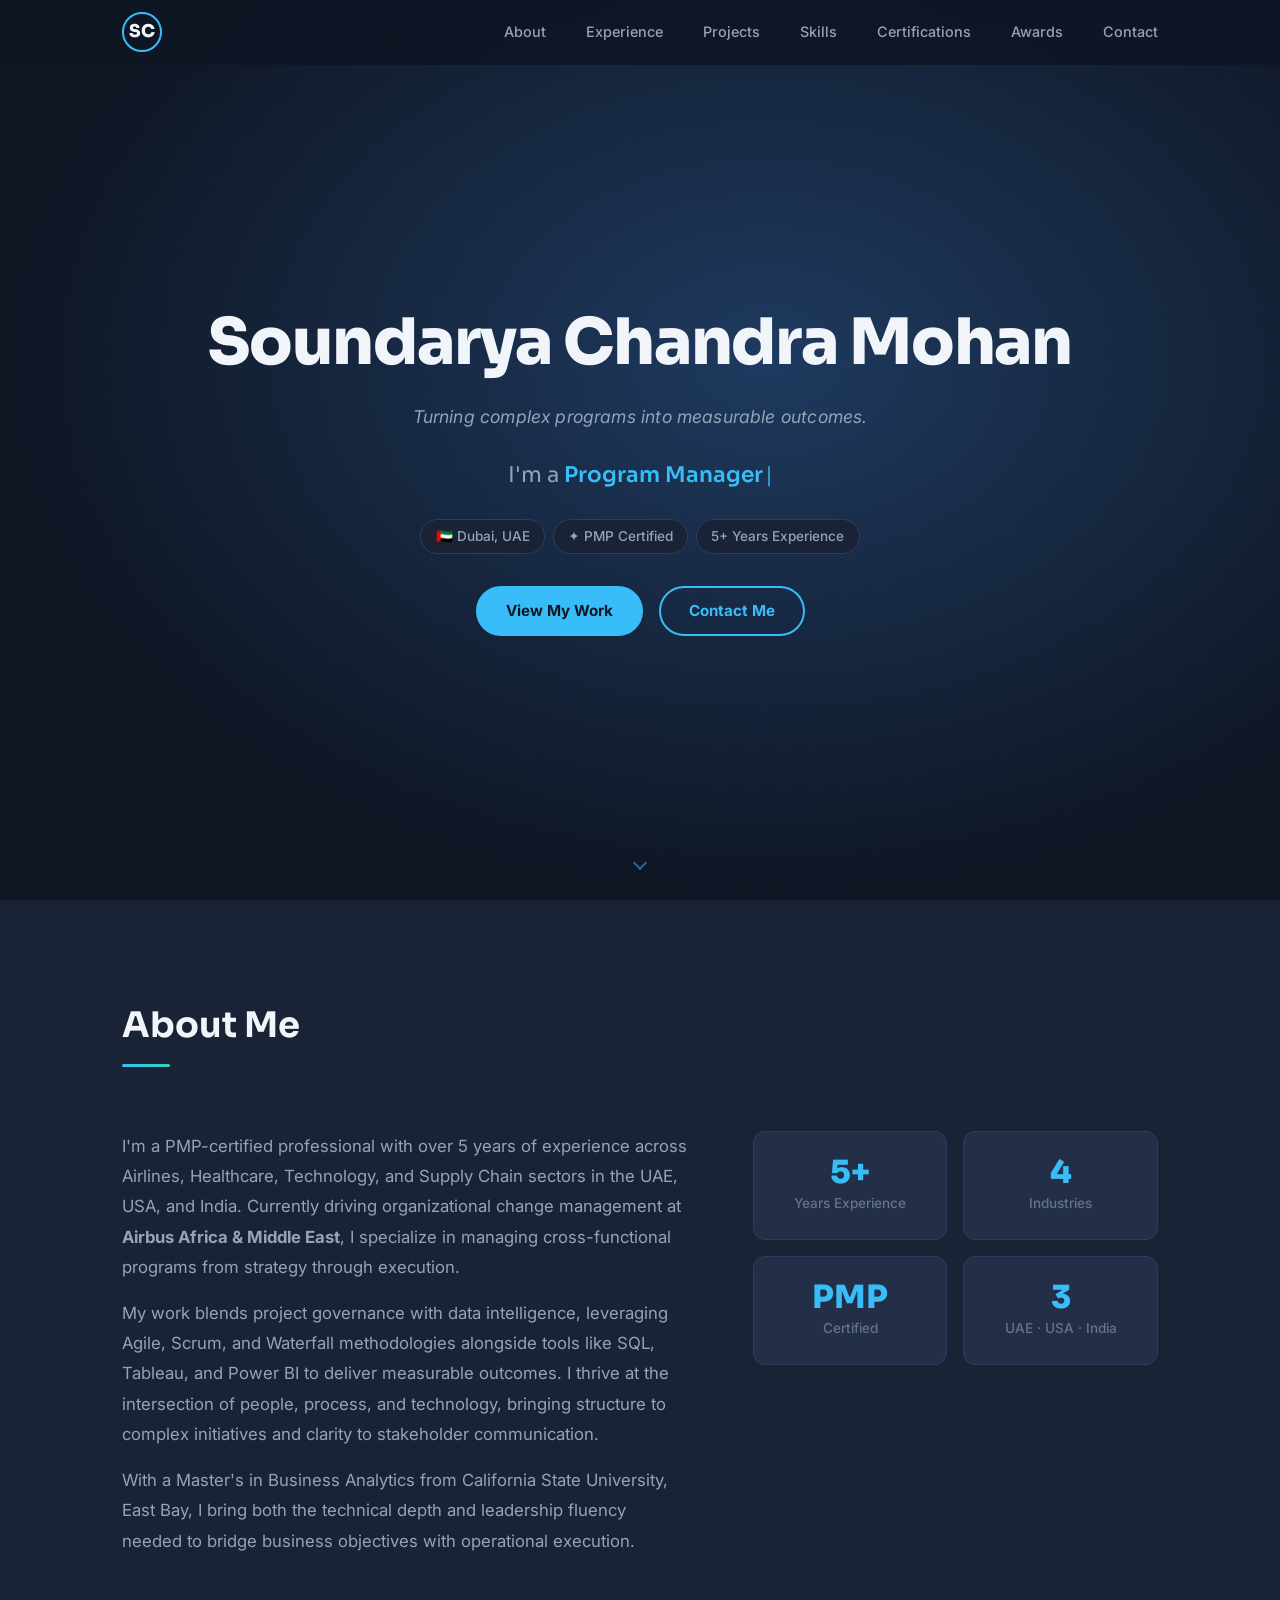
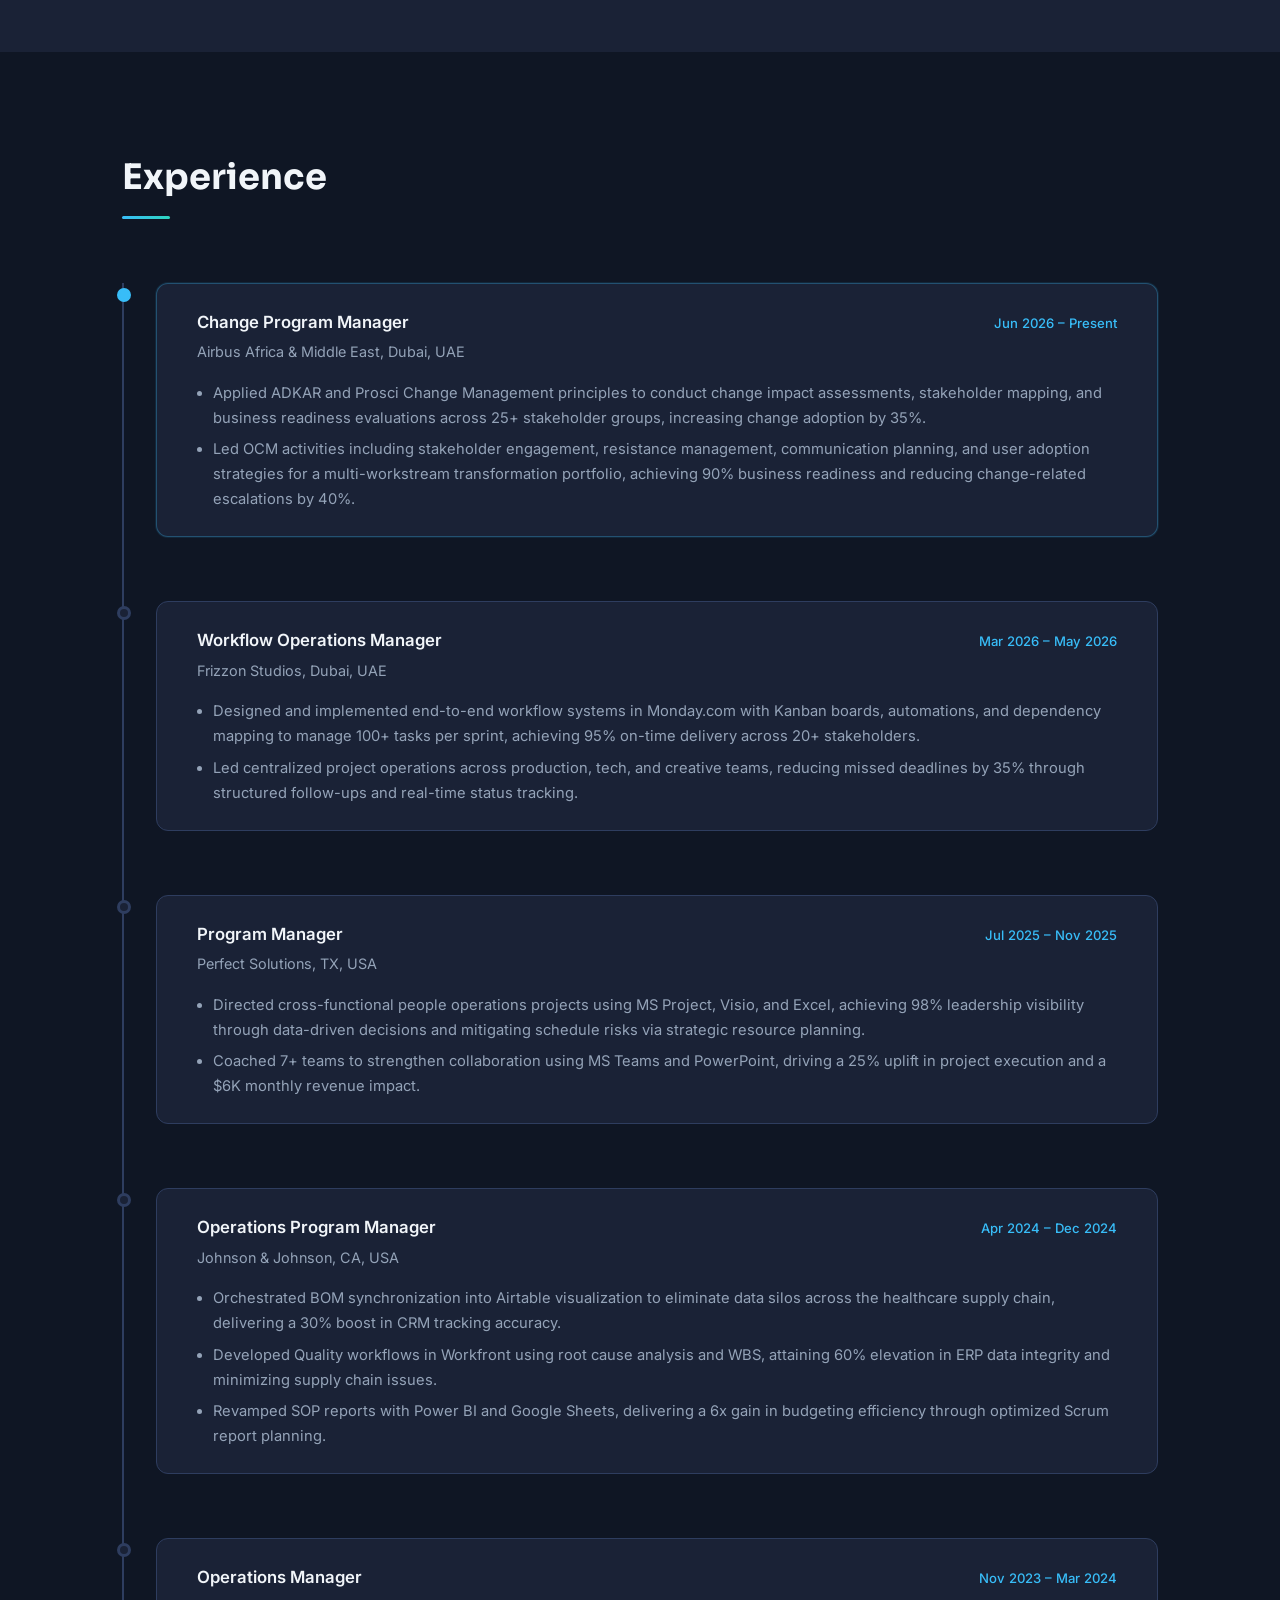
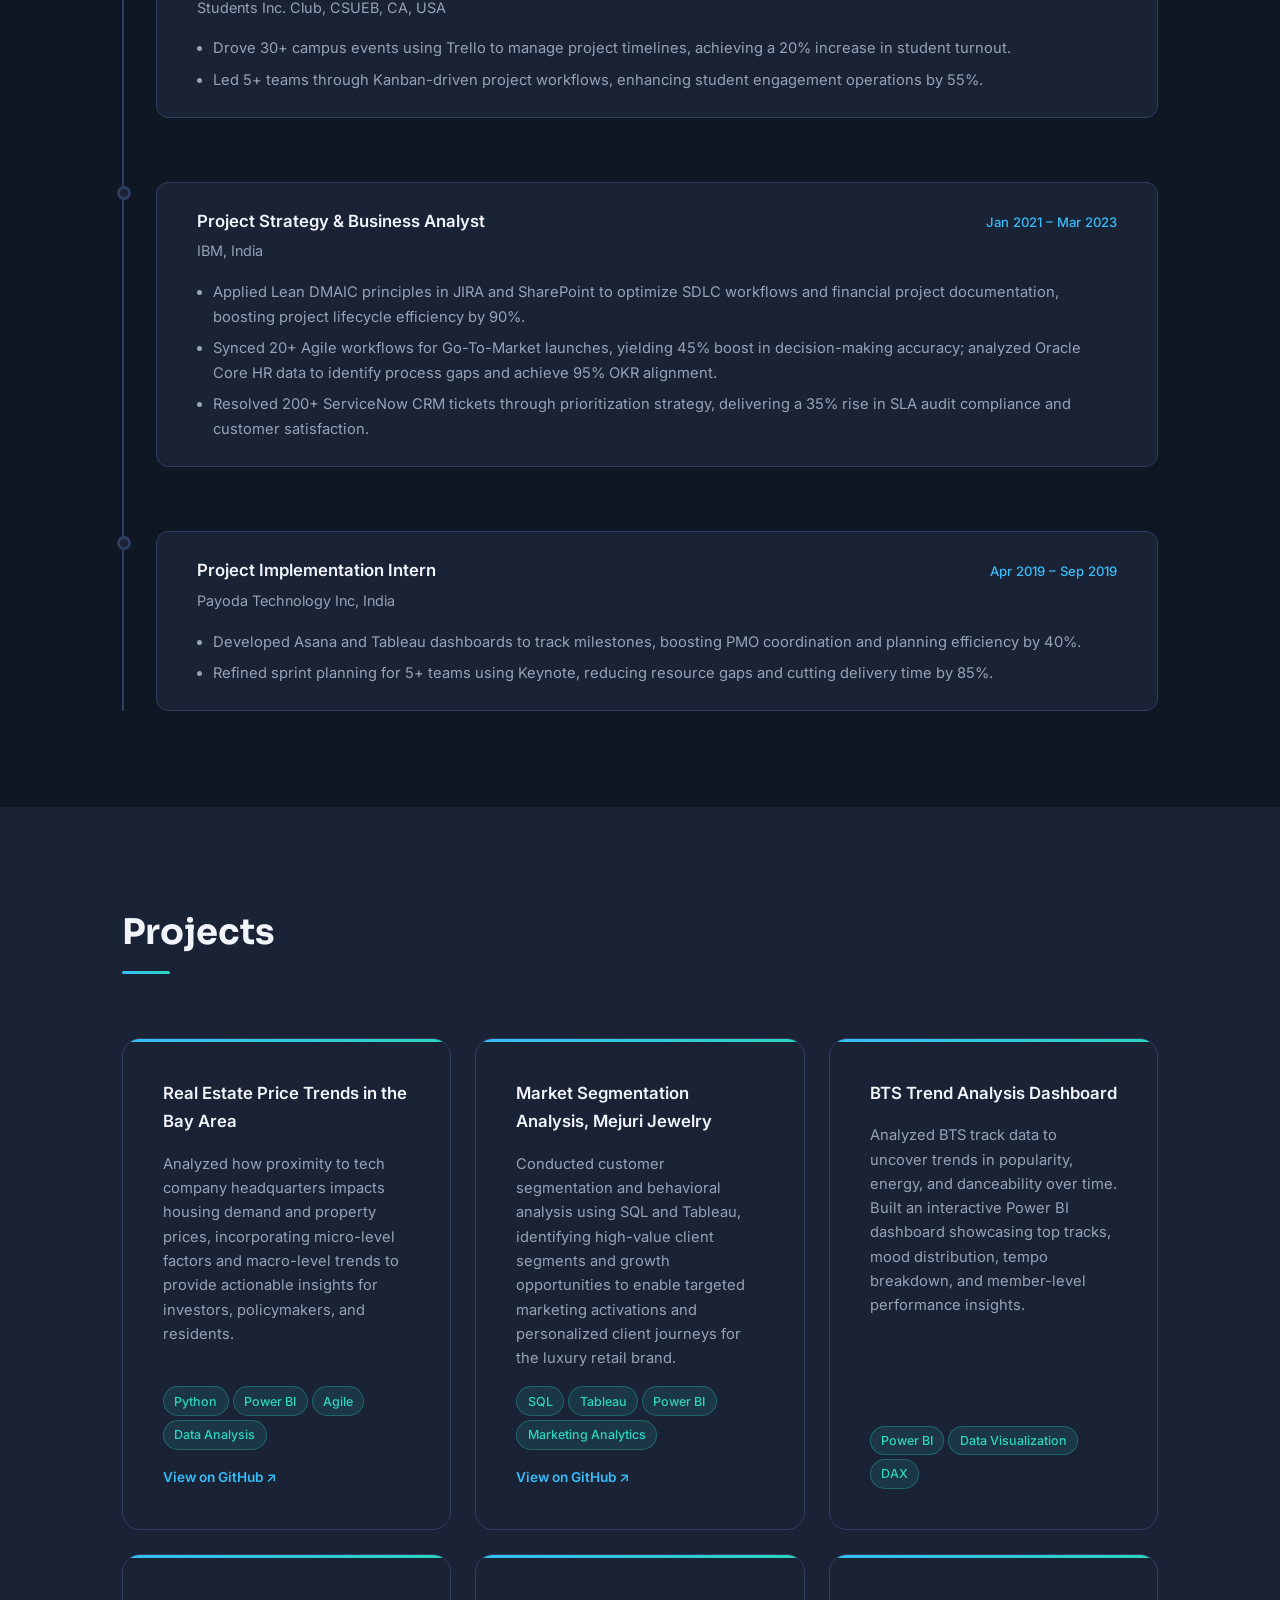
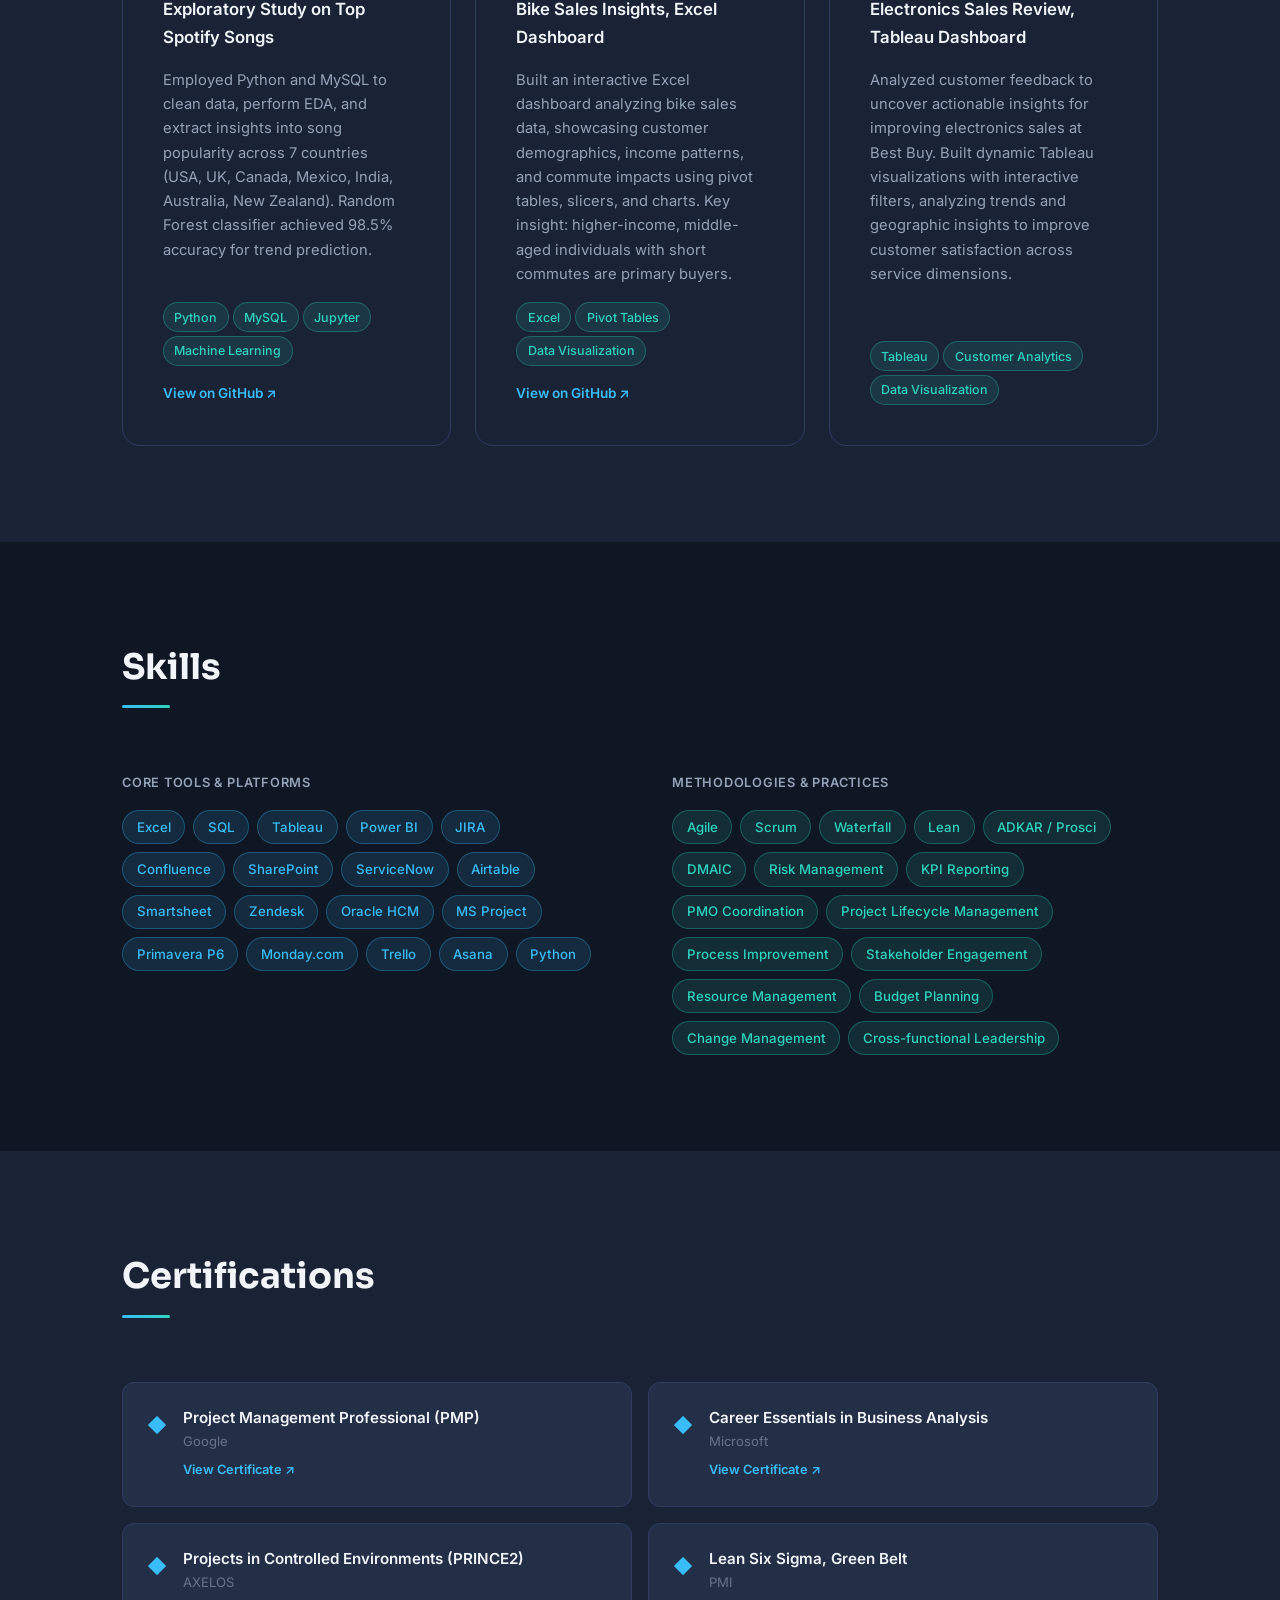
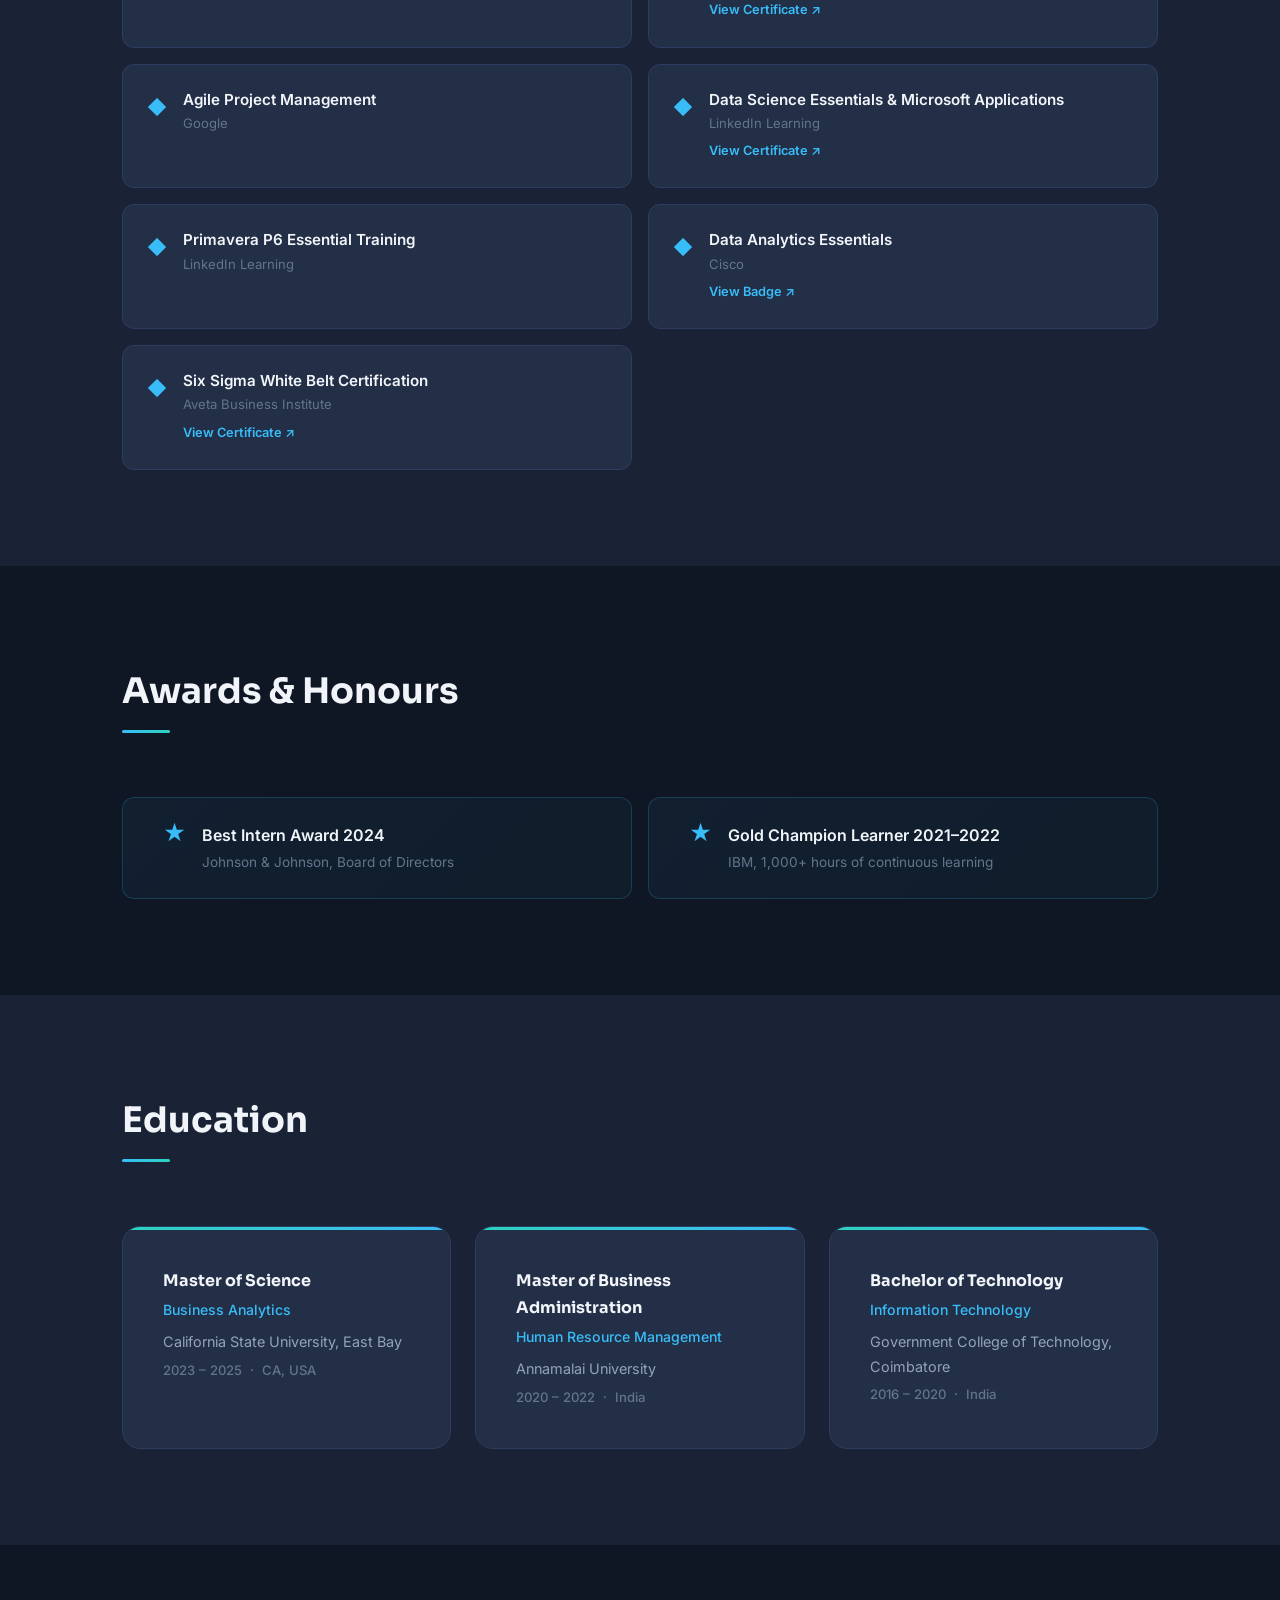
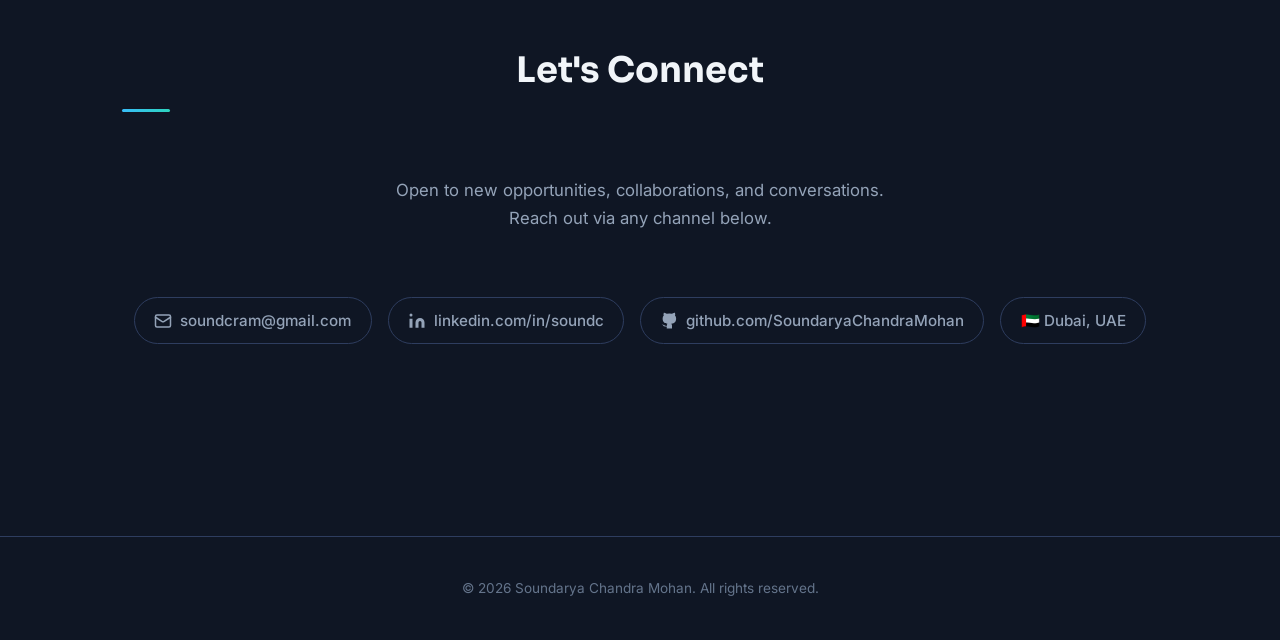
<file: index.html>
<!DOCTYPE html>
<html lang="en">
<head>
  <meta charset="UTF-8">
  <meta name="viewport" content="width=device-width, initial-scale=1.0">
  <meta name="description" content="Soundarya Chandra Mohan, PMP-certified Program Manager and Business Analytics professional with 5+ years across Airlines, Healthcare, Technology, and Supply Chain.">
  <meta property="og:title" content="Soundarya Chandra Mohan | Program Manager &amp; Analytics Professional">
  <meta property="og:description" content="PMP-certified PM with expertise in Agile, Data Analytics, and cross-functional program delivery across the USA and UAE.">
  <meta property="og:type" content="website">
  <meta property="og:url" content="https://soundaryachandramohan.github.io/portfolio/">
  <meta name="twitter:card" content="summary">
  <meta name="twitter:title" content="Soundarya Chandra Mohan | Program Manager &amp; Analytics Professional">
  <meta name="twitter:description" content="PMP-certified PM with expertise in Agile, Data Analytics, and cross-functional program delivery across the USA and UAE.">
  <title>Soundarya Chandra Mohan | Program Manager &amp; Analytics Professional</title>
  <link rel="icon" type="image/svg+xml" href="favicon.svg">
  <link rel="preconnect" href="https://fonts.googleapis.com">
  <link rel="preconnect" href="https://fonts.gstatic.com" crossorigin>
  <link href="https://fonts.googleapis.com/css2?family=Inter:wght@400;500;600;700&family=Sora:wght@600;700;800&display=swap" rel="stylesheet">
  <link rel="stylesheet" href="style.css">
</head>
<body>

  <!-- ============================================================
       NAVIGATION
       ============================================================ -->
  <div id="scroll-progress" aria-hidden="true"></div>
  <nav id="navbar" role="navigation" aria-label="Main navigation">
    <div class="container nav-inner">
      <a href="#hero" class="nav-logo" aria-label="Soundarya Chandra Mohan, home">SC</a>
      <input type="checkbox" id="nav-toggle" class="nav-toggle-input" aria-hidden="true">
      <label for="nav-toggle" class="nav-toggle-label" aria-label="Toggle navigation">
        <span></span><span></span><span></span>
      </label>
      <ul class="nav-links">
        <li><a href="#about">About</a></li>
        <li><a href="#experience">Experience</a></li>
        <li><a href="#projects">Projects</a></li>
        <li><a href="#skills">Skills</a></li>
        <li><a href="#certifications">Certifications</a></li>
        <li><a href="#awards">Awards</a></li>
        <li><a href="#contact">Contact</a></li>
      </ul>
    </div>
  </nav>

  <main>

    <!-- ============================================================
         HERO
         ============================================================ -->
    <section id="hero" aria-label="Introduction">
      <div class="hero-content">
        <h1 class="hero-name">Soundarya Chandra Mohan</h1>
        <p class="hero-tagline">Turning complex programs into measurable outcomes.</p>
        <p class="hero-title">
          <span class="typed-prefix">I'm a&nbsp;</span><span id="typed-text"></span><span class="typed-cursor">|</span>
        </p>
        <div class="hero-meta">
          <span class="hero-pill">🇦🇪 Dubai, UAE</span>
          <span class="hero-pill">✦ PMP Certified</span>
          <span class="hero-pill">5+ Years Experience</span>
        </div>
        <div class="hero-cta">
          <a href="#projects" class="btn btn-primary">View My Work</a>
          <a href="#contact" class="btn btn-outline">Contact Me</a>
        </div>
      </div>
      <div class="scroll-caret" aria-hidden="true">
        <span></span>
      </div>
    </section>

    <!-- ============================================================
         ABOUT
         ============================================================ -->
    <section id="about" class="section section--alt">
      <div class="container">
        <div class="section-header">
          <h2 class="section-title">About Me</h2>
          <div class="section-line"></div>
        </div>
        <div class="about-grid">
          <div class="about-bio fade-in">
            <p>
              I'm a PMP-certified professional with over 5 years of experience across Airlines, Healthcare, Technology, and Supply Chain sectors in the UAE, USA, and India. Currently driving organizational change management at <strong>Airbus Africa &amp; Middle East</strong>, I specialize in managing cross-functional programs from strategy through execution.
            </p>
            <p>
              My work blends project governance with data intelligence, leveraging Agile, Scrum, and Waterfall methodologies alongside tools like SQL, Tableau, and Power BI to deliver measurable outcomes. I thrive at the intersection of people, process, and technology, bringing structure to complex initiatives and clarity to stakeholder communication.
            </p>
            <p>
              With a Master's in Business Analytics from California State University, East Bay, I bring both the technical depth and leadership fluency needed to bridge business objectives with operational execution.
            </p>
          </div>
          <div class="about-stats">
            <div class="stat-card fade-in">
              <div class="stat-number">5+</div>
              <div class="stat-label">Years Experience</div>
            </div>
            <div class="stat-card fade-in">
              <div class="stat-number">4</div>
              <div class="stat-label">Industries</div>
            </div>
            <div class="stat-card fade-in">
              <div class="stat-number">PMP</div>
              <div class="stat-label">Certified</div>
            </div>
            <div class="stat-card fade-in">
              <div class="stat-number">3</div>
              <div class="stat-label">UAE · USA · India</div>
            </div>
          </div>
        </div>
      </div>
    </section>

    <!-- ============================================================
         EXPERIENCE
         ============================================================ -->
    <section id="experience" class="section">
      <div class="container">
        <div class="section-header">
          <h2 class="section-title">Experience</h2>
          <div class="section-line"></div>
        </div>
        <div class="timeline">

          <div class="timeline-item timeline-item--current fade-in">
            <div class="timeline-marker"></div>
            <div class="timeline-content">
              <div class="timeline-header">
                <h3 class="timeline-role">Change Program Manager</h3>
                <span class="timeline-date">Jun 2026 – Present</span>
              </div>
              <p class="timeline-company">Airbus Africa &amp; Middle East, Dubai, UAE</p>
              <ul class="timeline-bullets">
                <li>Applied ADKAR and Prosci Change Management principles to conduct change impact assessments, stakeholder mapping, and business readiness evaluations across 25+ stakeholder groups, increasing change adoption by 35%.</li>
                <li>Led OCM activities including stakeholder engagement, resistance management, communication planning, and user adoption strategies for a multi-workstream transformation portfolio, achieving 90% business readiness and reducing change-related escalations by 40%.</li>
              </ul>
            </div>
          </div>

          <div class="timeline-item fade-in">
            <div class="timeline-marker"></div>
            <div class="timeline-content">
              <div class="timeline-header">
                <h3 class="timeline-role">Workflow Operations Manager</h3>
                <span class="timeline-date">Mar 2026 – May 2026</span>
              </div>
              <p class="timeline-company">Frizzon Studios, Dubai, UAE</p>
              <ul class="timeline-bullets">
                <li>Designed and implemented end-to-end workflow systems in Monday.com with Kanban boards, automations, and dependency mapping to manage 100+ tasks per sprint, achieving 95% on-time delivery across 20+ stakeholders.</li>
                <li>Led centralized project operations across production, tech, and creative teams, reducing missed deadlines by 35% through structured follow-ups and real-time status tracking.</li>
              </ul>
            </div>
          </div>

          <div class="timeline-item fade-in">
            <div class="timeline-marker"></div>
            <div class="timeline-content">
              <div class="timeline-header">
                <h3 class="timeline-role">Program Manager</h3>
                <span class="timeline-date">Jul 2025 – Nov 2025</span>
              </div>
              <p class="timeline-company">Perfect Solutions, TX, USA</p>
              <ul class="timeline-bullets">
                <li>Directed cross-functional people operations projects using MS Project, Visio, and Excel, achieving 98% leadership visibility through data-driven decisions and mitigating schedule risks via strategic resource planning.</li>
                <li>Coached 7+ teams to strengthen collaboration using MS Teams and PowerPoint, driving a 25% uplift in project execution and a $6K monthly revenue impact.</li>
              </ul>
            </div>
          </div>

          <div class="timeline-item fade-in">
            <div class="timeline-marker"></div>
            <div class="timeline-content">
              <div class="timeline-header">
                <h3 class="timeline-role">Operations Program Manager</h3>
                <span class="timeline-date">Apr 2024 – Dec 2024</span>
              </div>
              <p class="timeline-company">Johnson &amp; Johnson, CA, USA</p>
              <ul class="timeline-bullets">
                <li>Orchestrated BOM synchronization into Airtable visualization to eliminate data silos across the healthcare supply chain, delivering a 30% boost in CRM tracking accuracy.</li>
                <li>Developed Quality workflows in Workfront using root cause analysis and WBS, attaining 60% elevation in ERP data integrity and minimizing supply chain issues.</li>
                <li>Revamped SOP reports with Power BI and Google Sheets, delivering a 6x gain in budgeting efficiency through optimized Scrum report planning.</li>
              </ul>
            </div>
          </div>

          <div class="timeline-item fade-in">
            <div class="timeline-marker"></div>
            <div class="timeline-content">
              <div class="timeline-header">
                <h3 class="timeline-role">Operations Manager</h3>
                <span class="timeline-date">Nov 2023 – Mar 2024</span>
              </div>
              <p class="timeline-company">Students Inc. Club, CSUEB, CA, USA</p>
              <ul class="timeline-bullets">
                <li>Drove 30+ campus events using Trello to manage project timelines, achieving a 20% increase in student turnout.</li>
                <li>Led 5+ teams through Kanban-driven project workflows, enhancing student engagement operations by 55%.</li>
              </ul>
            </div>
          </div>

          <div class="timeline-item fade-in">
            <div class="timeline-marker"></div>
            <div class="timeline-content">
              <div class="timeline-header">
                <h3 class="timeline-role">Project Strategy &amp; Business Analyst</h3>
                <span class="timeline-date">Jan 2021 – Mar 2023</span>
              </div>
              <p class="timeline-company">IBM, India</p>
              <ul class="timeline-bullets">
                <li>Applied Lean DMAIC principles in JIRA and SharePoint to optimize SDLC workflows and financial project documentation, boosting project lifecycle efficiency by 90%.</li>
                <li>Synced 20+ Agile workflows for Go-To-Market launches, yielding 45% boost in decision-making accuracy; analyzed Oracle Core HR data to identify process gaps and achieve 95% OKR alignment.</li>
                <li>Resolved 200+ ServiceNow CRM tickets through prioritization strategy, delivering a 35% rise in SLA audit compliance and customer satisfaction.</li>
              </ul>
            </div>
          </div>

          <div class="timeline-item fade-in">
            <div class="timeline-marker"></div>
            <div class="timeline-content">
              <div class="timeline-header">
                <h3 class="timeline-role">Project Implementation Intern</h3>
                <span class="timeline-date">Apr 2019 – Sep 2019</span>
              </div>
              <p class="timeline-company">Payoda Technology Inc, India</p>
              <ul class="timeline-bullets">
                <li>Developed Asana and Tableau dashboards to track milestones, boosting PMO coordination and planning efficiency by 40%.</li>
                <li>Refined sprint planning for 5+ teams using Keynote, reducing resource gaps and cutting delivery time by 85%.</li>
              </ul>
            </div>
          </div>

        </div>
      </div>
    </section>

    <!-- ============================================================
         PROJECTS
         ============================================================ -->
    <section id="projects" class="section section--alt">
      <div class="container">
        <div class="section-header">
          <h2 class="section-title">Projects</h2>
          <div class="section-line"></div>
        </div>
        <div class="projects-grid">

          <article class="project-card fade-in">
            <h3 class="project-title">Real Estate Price Trends in the Bay Area</h3>
            <p class="project-desc">Analyzed how proximity to tech company headquarters impacts housing demand and property prices, incorporating micro-level factors and macro-level trends to provide actionable insights for investors, policymakers, and residents.</p>
            <div class="project-tags">
              <span class="tag">Python</span>
              <span class="tag">Power BI</span>
              <span class="tag">Agile</span>
              <span class="tag">Data Analysis</span>
            </div>
            <a href="https://github.com/SoundaryaChandraMohan/Real-Estate-Price-Trends-in-the-Bay-Area"
               target="_blank" rel="noopener noreferrer"
               class="project-link"
               aria-label="View Real Estate project on GitHub">
              View on GitHub ↗
            </a>
          </article>

          <article class="project-card fade-in">
            <h3 class="project-title">Market Segmentation Analysis, Mejuri Jewelry</h3>
            <p class="project-desc">Conducted customer segmentation and behavioral analysis using SQL and Tableau, identifying high-value client segments and growth opportunities to enable targeted marketing activations and personalized client journeys for the luxury retail brand.</p>
            <div class="project-tags">
              <span class="tag">SQL</span>
              <span class="tag">Tableau</span>
              <span class="tag">Power BI</span>
              <span class="tag">Marketing Analytics</span>
            </div>
            <a href="https://github.com/SoundaryaChandraMohan/MARKETING-SEGMENTATION-ANALYSIS-FOR-MEJURI---JEWELLERY-BRAND"
               target="_blank" rel="noopener noreferrer"
               class="project-link"
               aria-label="View Mejuri project on GitHub">
              View on GitHub ↗
            </a>
          </article>

          <article class="project-card fade-in">
            <h3 class="project-title">BTS Trend Analysis Dashboard</h3>
            <p class="project-desc">Analyzed BTS track data to uncover trends in popularity, energy, and danceability over time. Built an interactive Power BI dashboard showcasing top tracks, mood distribution, tempo breakdown, and member-level performance insights.</p>
            <div class="project-tags">
              <span class="tag">Power BI</span>
              <span class="tag">Data Visualization</span>
              <span class="tag">DAX</span>
            </div>
          </article>

          <article class="project-card fade-in">
            <h3 class="project-title">Exploratory Study on Top Spotify Songs</h3>
            <p class="project-desc">Employed Python and MySQL to clean data, perform EDA, and extract insights into song popularity across 7 countries (USA, UK, Canada, Mexico, India, Australia, New Zealand). Random Forest classifier achieved 98.5% accuracy for trend prediction.</p>
            <div class="project-tags">
              <span class="tag">Python</span>
              <span class="tag">MySQL</span>
              <span class="tag">Jupyter</span>
              <span class="tag">Machine Learning</span>
            </div>
            <a href="https://github.com/SoundaryaChandraMohan/An-Exploratory-Study-on-Top-Spotify-Songs-in-top-7-Countries-using-Python-and-My-SQL"
               target="_blank"
               rel="noopener noreferrer"
               class="project-link"
               aria-label="View Spotify project on GitHub">
              View on GitHub ↗
            </a>
          </article>

          <article class="project-card fade-in">
            <h3 class="project-title">Bike Sales Insights, Excel Dashboard</h3>
            <p class="project-desc">Built an interactive Excel dashboard analyzing bike sales data, showcasing customer demographics, income patterns, and commute impacts using pivot tables, slicers, and charts. Key insight: higher-income, middle-aged individuals with short commutes are primary buyers.</p>
            <div class="project-tags">
              <span class="tag">Excel</span>
              <span class="tag">Pivot Tables</span>
              <span class="tag">Data Visualization</span>
            </div>
            <a href="https://github.com/SoundaryaChandraMohan/Analysis-of-Bike-Sales-Using-Excel-Dashboard"
               target="_blank" rel="noopener noreferrer"
               class="project-link"
               aria-label="View Bike Sales project on GitHub">
              View on GitHub ↗
            </a>
          </article>

          <article class="project-card fade-in">
            <h3 class="project-title">Electronics Sales Review, Tableau Dashboard</h3>
            <p class="project-desc">Analyzed customer feedback to uncover actionable insights for improving electronics sales at Best Buy. Built dynamic Tableau visualizations with interactive filters, analyzing trends and geographic insights to improve customer satisfaction across service dimensions.</p>
            <div class="project-tags">
              <span class="tag">Tableau</span>
              <span class="tag">Customer Analytics</span>
              <span class="tag">Data Visualization</span>
            </div>
          </article>

        </div>
      </div>
    </section>

    <!-- ============================================================
         SKILLS
         ============================================================ -->
    <section id="skills" class="section">
      <div class="container">
        <div class="section-header">
          <h2 class="section-title">Skills</h2>
          <div class="section-line"></div>
        </div>
        <div class="skills-groups">
          <div class="fade-in">
            <p class="skills-group-title">Core Tools &amp; Platforms</p>
            <div class="pills">
              <span class="pill pill--pm">Excel</span>
              <span class="pill pill--pm">SQL</span>
              <span class="pill pill--pm">Tableau</span>
              <span class="pill pill--pm">Power BI</span>
              <span class="pill pill--pm">JIRA</span>
              <span class="pill pill--pm">Confluence</span>
              <span class="pill pill--pm">SharePoint</span>
              <span class="pill pill--pm">ServiceNow</span>
              <span class="pill pill--pm">Airtable</span>
              <span class="pill pill--pm">Smartsheet</span>
              <span class="pill pill--pm">Zendesk</span>
              <span class="pill pill--pm">Oracle HCM</span>
              <span class="pill pill--pm">MS Project</span>
              <span class="pill pill--pm">Primavera P6</span>
              <span class="pill pill--pm">Monday.com</span>
              <span class="pill pill--pm">Trello</span>
              <span class="pill pill--pm">Asana</span>
              <span class="pill pill--pm">Python</span>
            </div>
          </div>
          <div class="fade-in">
            <p class="skills-group-title">Methodologies &amp; Practices</p>
            <div class="pills">
              <span class="pill pill--method">Agile</span>
              <span class="pill pill--method">Scrum</span>
              <span class="pill pill--method">Waterfall</span>
              <span class="pill pill--method">Lean</span>
              <span class="pill pill--method">ADKAR / Prosci</span>
              <span class="pill pill--method">DMAIC</span>
              <span class="pill pill--method">Risk Management</span>
              <span class="pill pill--method">KPI Reporting</span>
              <span class="pill pill--method">PMO Coordination</span>
              <span class="pill pill--method">Project Lifecycle Management</span>
              <span class="pill pill--method">Process Improvement</span>
              <span class="pill pill--method">Stakeholder Engagement</span>
              <span class="pill pill--method">Resource Management</span>
              <span class="pill pill--method">Budget Planning</span>
              <span class="pill pill--method">Change Management</span>
              <span class="pill pill--method">Cross-functional Leadership</span>
            </div>
          </div>
        </div>
      </div>
    </section>

    <!-- ============================================================
         CERTIFICATIONS
         ============================================================ -->
    <section id="certifications" class="section section--alt">
      <div class="container">
        <div class="section-header">
          <h2 class="section-title">Certifications</h2>
          <div class="section-line"></div>
        </div>
        <div class="certs-grid">

          <div class="cert-card fade-in">
            <span class="cert-icon" aria-hidden="true">◆</span>
            <div>
              <p class="cert-name">Project Management Professional (PMP)</p>
              <p class="cert-issuer">Google</p>
              <a href="https://www.coursera.org/account/accomplishments/specialization/Y5UH3H3T84RU" target="_blank" rel="noopener noreferrer" class="cert-link">View Certificate ↗</a>
            </div>
          </div>

          <div class="cert-card fade-in">
            <span class="cert-icon" aria-hidden="true">◆</span>
            <div>
              <p class="cert-name">Career Essentials in Business Analysis</p>
              <p class="cert-issuer">Microsoft</p>
              <a href="https://www.linkedin.com/learning/certificates/62bad63a0c42ec8b43994dba2a2952f5bdeee1c7325da7b6b520de6e02f5b583?accountId=26123450&u=26123450&success=true&authUUID=h%2BJ%2FxY%2FFRqWCJz8rXsiHSg%3D%3D" target="_blank" rel="noopener noreferrer" class="cert-link">View Certificate ↗</a>
            </div>
          </div>

          <div class="cert-card fade-in">
            <span class="cert-icon" aria-hidden="true">◆</span>
            <div>
              <p class="cert-name">Projects in Controlled Environments (PRINCE2)</p>
              <p class="cert-issuer">AXELOS</p>
            </div>
          </div>

          <div class="cert-card fade-in">
            <span class="cert-icon" aria-hidden="true">◆</span>
            <div>
              <p class="cert-name">Lean Six Sigma, Green Belt</p>
              <p class="cert-issuer">PMI</p>
              <a href="https://www.linkedin.com/learning/certificates/335ffb5399a4d3ef966447948955b55a148454b0e179753ae6bc4530760c2455?trk=share_certificate" target="_blank" rel="noopener noreferrer" class="cert-link">View Certificate ↗</a>
            </div>
          </div>

          <div class="cert-card fade-in">
            <span class="cert-icon" aria-hidden="true">◆</span>
            <div>
              <p class="cert-name">Agile Project Management</p>
              <p class="cert-issuer">Google</p>
            </div>
          </div>

          <div class="cert-card fade-in">
            <span class="cert-icon" aria-hidden="true">◆</span>
            <div>
              <p class="cert-name">Data Science Essentials &amp; Microsoft Applications</p>
              <p class="cert-issuer">LinkedIn Learning</p>
              <a href="https://www.linkedin.com/learning/certificates/8c7fcc50bea26390f200a5c505d49c5ea47d497dcdbec9566fe9562a78f21d7e?u=26123450" target="_blank" rel="noopener noreferrer" class="cert-link">View Certificate ↗</a>
            </div>
          </div>

          <div class="cert-card fade-in">
            <span class="cert-icon" aria-hidden="true">◆</span>
            <div>
              <p class="cert-name">Primavera P6 Essential Training</p>
              <p class="cert-issuer">LinkedIn Learning</p>
            </div>
          </div>

          <div class="cert-card fade-in">
            <span class="cert-icon" aria-hidden="true">◆</span>
            <div>
              <p class="cert-name">Data Analytics Essentials</p>
              <p class="cert-issuer">Cisco</p>
              <a href="https://www.credly.com/badges/139ed234-4977-4487-9bf4-db9a10ee26ea/linked_in_profile" target="_blank" rel="noopener noreferrer" class="cert-link">View Badge ↗</a>
            </div>
          </div>

          <div class="cert-card fade-in">
            <span class="cert-icon" aria-hidden="true">◆</span>
            <div>
              <p class="cert-name">Six Sigma White Belt Certification</p>
              <p class="cert-issuer">Aveta Business Institute</p>
              <a href="https://dashboard.educate360.com/certification/[base64]" target="_blank" rel="noopener noreferrer" class="cert-link">View Certificate ↗</a>
            </div>
          </div>

        </div>
      </div>
    </section>

    <!-- ============================================================
         AWARDS
         ============================================================ -->
    <section id="awards" class="section">
      <div class="container">
        <div class="section-header">
          <h2 class="section-title">Awards &amp; Honours</h2>
          <div class="section-line"></div>
        </div>
        <div class="awards-grid">
          <div class="award-card fade-in">
            <span class="award-star" aria-hidden="true">★</span>
            <div>
              <p class="award-name">Best Intern Award 2024</p>
              <p class="award-org">Johnson &amp; Johnson, Board of Directors</p>
            </div>
          </div>
          <div class="award-card fade-in">
            <span class="award-star" aria-hidden="true">★</span>
            <div>
              <p class="award-name">Gold Champion Learner 2021–2022</p>
              <p class="award-org">IBM, 1,000+ hours of continuous learning</p>
            </div>
          </div>
        </div>
      </div>
    </section>

    <!-- ============================================================
         EDUCATION
         ============================================================ -->
    <section id="education" class="section section--alt">
      <div class="container">
        <div class="section-header">
          <h2 class="section-title">Education</h2>
          <div class="section-line"></div>
        </div>
        <div class="edu-grid">

          <div class="edu-card fade-in">
            <p class="edu-degree">Master of Science</p>
            <p class="edu-field">Business Analytics</p>
            <p class="edu-school">California State University, East Bay</p>
            <p class="edu-year">2023 – 2025 &nbsp;·&nbsp; CA, USA</p>
          </div>

          <div class="edu-card fade-in">
            <p class="edu-degree">Master of Business Administration</p>
            <p class="edu-field">Human Resource Management</p>
            <p class="edu-school">Annamalai University</p>
            <p class="edu-year">2020 – 2022 &nbsp;·&nbsp; India</p>
          </div>

          <div class="edu-card fade-in">
            <p class="edu-degree">Bachelor of Technology</p>
            <p class="edu-field">Information Technology</p>
            <p class="edu-school">Government College of Technology, Coimbatore</p>
            <p class="edu-year">2016 – 2020 &nbsp;·&nbsp; India</p>
          </div>

        </div>
      </div>
    </section>

    <!-- ============================================================
         CONTACT
         ============================================================ -->
    <section id="contact" class="section">
      <div class="container">
        <div class="section-header">
          <h2 class="section-title">Let's Connect</h2>
          <div class="section-line"></div>
        </div>
        <p class="contact-subtitle">
          Open to new opportunities, collaborations, and conversations. Reach out via any channel below.
        </p>
        <div class="contact-links">

          <a href="mailto:soundcram@gmail.com" class="contact-link" aria-label="Email Soundarya">
            <svg width="18" height="18" viewBox="0 0 24 24" fill="none" stroke="currentColor" stroke-width="2" stroke-linecap="round" stroke-linejoin="round" aria-hidden="true"><rect x="2" y="4" width="20" height="16" rx="2"/><path d="m22 7-8.97 5.7a1.94 1.94 0 0 1-2.06 0L2 7"/></svg>
            soundcram@gmail.com
          </a>

          <a href="https://www.linkedin.com/in/soundc/" target="_blank" rel="noopener noreferrer" class="contact-link" aria-label="Connect on LinkedIn">
            <svg width="18" height="18" viewBox="0 0 24 24" fill="currentColor" aria-hidden="true"><path d="M16 8a6 6 0 0 1 6 6v7h-4v-7a2 2 0 0 0-2-2 2 2 0 0 0-2 2v7h-4v-7a6 6 0 0 1 6-6z"/><rect x="2" y="9" width="4" height="12"/><circle cx="4" cy="4" r="2"/></svg>
            linkedin.com/in/soundc
          </a>

          <a href="https://github.com/SoundaryaChandraMohan" target="_blank" rel="noopener noreferrer" class="contact-link" aria-label="View GitHub profile">
            <svg width="18" height="18" viewBox="0 0 24 24" fill="currentColor" aria-hidden="true"><path d="M9 19c-5 1.5-5-2.5-7-3m14 6v-3.87a3.37 3.37 0 0 0-.94-2.61c3.14-.35 6.44-1.54 6.44-7A5.44 5.44 0 0 0 20 4.77 5.07 5.07 0 0 0 19.91 1S18.73.65 16 2.48a13.38 13.38 0 0 0-7 0C6.27.65 5.09 1 5.09 1A5.07 5.07 0 0 0 5 4.77a5.44 5.44 0 0 0-1.5 3.78c0 5.42 3.3 6.61 6.44 7A3.37 3.37 0 0 0 9 18.13V22"/></svg>
            github.com/SoundaryaChandraMohan
          </a>

<span class="contact-link location-pill">
            🇦🇪
            Dubai, UAE
          </span>

        </div>
      </div>
    </section>

  </main>

  <!-- ============================================================
       FOOTER
       ============================================================ -->
  <footer>
    <div class="container">
      <p class="footer-text">&copy; 2026 Soundarya Chandra Mohan. All rights reserved.</p>
    </div>
  </footer>

  <script>
    // Navbar scroll shadow + progress bar
    var progressBar = document.getElementById('scroll-progress');
    window.addEventListener('scroll', function() {
      document.getElementById('navbar').classList.toggle('scrolled', window.scrollY > 60);
      var scrolled = window.scrollY / (document.documentElement.scrollHeight - window.innerHeight) * 100;
      progressBar.style.width = scrolled + '%';
    }, { passive: true });

    // Scroll-fade for cards and timeline items
    var observer = new IntersectionObserver(function(entries) {
      entries.forEach(function(e) {
        if (e.isIntersecting) e.target.classList.add('visible');
      });
    }, { threshold: 0.08 });
    document.querySelectorAll('.fade-in').forEach(function(el) { observer.observe(el); });

    // Active nav link highlight
    var sections = document.querySelectorAll('main section[id]');
    var navLinks = document.querySelectorAll('.nav-links a');
    var navObserver = new IntersectionObserver(function(entries) {
      entries.forEach(function(e) {
        if (e.isIntersecting) {
          navLinks.forEach(function(a) { a.classList.remove('active'); });
          var active = document.querySelector('.nav-links a[href="#' + e.target.id + '"]');
          if (active) active.classList.add('active');
        }
      });
    }, { rootMargin: '-50% 0px -50% 0px' });
    sections.forEach(function(s) { navObserver.observe(s); });

    // Typewriter effect
    var roles = ['Program Manager', 'Change Leader', 'Project Manager', 'Analytics Professional', 'PMO Strategist'];
    var roleIndex = 0, charIndex = 0, deleting = false;
    var typedEl = document.getElementById('typed-text');
    function type() {
      var current = roles[roleIndex];
      if (deleting) {
        charIndex--;
        typedEl.textContent = current.slice(0, charIndex);
        if (charIndex === 0) { deleting = false; roleIndex = (roleIndex + 1) % roles.length; setTimeout(type, 400); return; }
        setTimeout(type, 55);
      } else {
        charIndex++;
        typedEl.textContent = current.slice(0, charIndex);
        if (charIndex === current.length) { deleting = true; setTimeout(type, 1800); return; }
        setTimeout(type, 90);
      }
    }
    setTimeout(type, 800);
  </script>

</body>
</html>
</file>
<file: style.css>
/* ============================================================
   CUSTOM PROPERTIES
   ============================================================ */
:root {
  /* Colors */
  --color-bg:          #0F1624;
  --color-surface:     #1A2236;
  --color-surface-alt: #232E47;
  --color-border:      #2E3D5F;
  --color-accent:      #38BDF8;
  --color-teal:        #2DD4BF;
  --color-text-primary:   #F1F5F9;
  --color-text-secondary: #94A3B8;
  --color-text-muted:     #64748B;

  /* Badge backgrounds */
  --color-badge-pm:          rgba(56, 189, 248, 0.12);
  --color-badge-data:        rgba(45, 212, 191, 0.12);
  --color-badge-border-pm:   rgba(56, 189, 248, 0.30);
  --color-badge-border-data: rgba(45, 212, 191, 0.30);

  /* Typography */
  --font-display: 'Sora', system-ui, sans-serif;
  --font-body:    'Inter', system-ui, sans-serif;

  /* Spacing */
  --space-xs:  0.25rem;
  --space-sm:  0.5rem;
  --space-md:  1rem;
  --space-lg:  1.5rem;
  --space-xl:  2.5rem;
  --space-2xl: 4rem;
  --space-3xl: 6rem;

  /* Layout */
  --container-max: 1100px;
  --container-pad: clamp(1rem, 5vw, 2rem);

  /* Border radius */
  --radius-sm:   6px;
  --radius-md:   12px;
  --radius-lg:   18px;
  --radius-pill: 999px;

  /* Transitions */
  --transition-fast: 150ms ease;
  --transition-base: 250ms ease;
  --transition-slow: 400ms ease;

  /* Shadows */
  --shadow-card:       0 4px 24px rgba(0, 0, 0, 0.30);
  --shadow-card-hover: 0 8px 40px rgba(56, 189, 248, 0.12);
}

/* ============================================================
   RESET & BASE
   ============================================================ */
*, *::before, *::after {
  box-sizing: border-box;
  margin: 0;
  padding: 0;
}

html {
  scroll-behavior: smooth;
  font-size: 16px;
  scroll-padding-top: 72px;
}

body {
  font-family: var(--font-body);
  background-color: var(--color-bg);
  color: var(--color-text-primary);
  line-height: 1.7;
  overflow-x: hidden;
}

a {
  color: var(--color-accent);
  text-decoration: none;
  transition: color var(--transition-fast);
}

a:hover { color: var(--color-teal); }

ul { list-style: none; }

img { max-width: 100%; display: block; }

:focus-visible {
  outline: 2px solid var(--color-accent);
  outline-offset: 3px;
  border-radius: var(--radius-sm);
}
:focus:not(:focus-visible) { outline: none; }

/* ============================================================
   LAYOUT UTILITIES
   ============================================================ */
.container {
  max-width: var(--container-max);
  margin: 0 auto;
  padding: 0 var(--container-pad);
}

.section {
  padding: var(--space-3xl) 0;
}

.section--alt {
  background: var(--color-surface);
}

.section-header {
  margin-bottom: var(--space-2xl);
}

.section-title {
  font-family: var(--font-display);
  font-weight: 700;
  font-size: clamp(1.6rem, 3vw, 2.2rem);
  color: var(--color-text-primary);
  margin-bottom: var(--space-sm);
}

.section-line {
  height: 3px;
  width: 48px;
  background: linear-gradient(90deg, var(--color-accent), var(--color-teal));
  border-radius: var(--radius-pill);
}

/* ============================================================
   SCROLL FADE ANIMATION
   ============================================================ */
.fade-in {
  opacity: 0;
  transform: translateY(24px);
  transition: opacity 0.55s ease, transform 0.55s ease;
}

.fade-in.visible {
  opacity: 1;
  transform: none;
}

/* ============================================================
   SCROLL PROGRESS BAR
   ============================================================ */
#scroll-progress {
  position: fixed;
  top: 0;
  left: 0;
  height: 3px;
  width: 0%;
  background: linear-gradient(90deg, var(--color-accent), var(--color-teal));
  z-index: 1001;
  transition: width 0.1s linear;
}

/* ============================================================
   NAVIGATION
   ============================================================ */
#navbar {
  position: fixed;
  top: 0;
  left: 0;
  width: 100%;
  z-index: 1000;
  background: rgba(15, 22, 36, 0.90);
  backdrop-filter: blur(12px);
  -webkit-backdrop-filter: blur(12px);
  border-bottom: 1px solid transparent;
  transition: border-color var(--transition-base);
}

#navbar.scrolled {
  border-bottom-color: var(--color-border);
}

.nav-inner {
  display: flex;
  align-items: center;
  justify-content: space-between;
  height: 64px;
}

.nav-logo {
  font-family: var(--font-display);
  font-weight: 800;
  font-size: 1.1rem;
  color: var(--color-text-primary);
  width: 40px;
  height: 40px;
  display: flex;
  align-items: center;
  justify-content: center;
  border: 2px solid var(--color-accent);
  border-radius: 50%;
  flex-shrink: 0;
}

.nav-logo:hover { color: var(--color-accent); }

.nav-links {
  display: flex;
  align-items: center;
  gap: var(--space-xl);
}

.nav-links a {
  font-size: 0.9rem;
  font-weight: 500;
  color: var(--color-text-secondary);
  transition: color var(--transition-fast);
}

.nav-links a:hover { color: var(--color-accent); }
.nav-links a.active  { color: var(--color-accent); }

/* Hamburger */
.nav-toggle-input {
  display: none;
}

.nav-toggle-label {
  display: none;
  flex-direction: column;
  gap: 5px;
  cursor: pointer;
  padding: 4px;
}

.nav-toggle-label span {
  display: block;
  width: 24px;
  height: 2px;
  background: var(--color-text-secondary);
  border-radius: 2px;
  transition: all var(--transition-base);
}

/* ============================================================
   HERO
   ============================================================ */
#hero {
  position: relative;
  min-height: 100svh;
  display: flex;
  align-items: center;
  justify-content: center;
  text-align: center;
  overflow: hidden;
  background: radial-gradient(ellipse at 60% 40%, #1E3A5F 0%, #0F1624 70%);
}

#hero::before {
  content: '';
  position: absolute;
  inset: 0;
  background-image: radial-gradient(circle, #2E3D5F 1px, transparent 1px);
  background-size: 32px 32px;
  opacity: 0.35;
  pointer-events: none;
}

.hero-content {
  position: relative;
  z-index: 1;
  display: flex;
  flex-direction: column;
  align-items: center;
  gap: var(--space-lg);
  padding: 140px var(--container-pad) var(--space-3xl);
}

.hero-name {
  font-family: var(--font-display);
  font-weight: 800;
  font-size: clamp(2.2rem, 6vw, 4rem);
  line-height: 1.1;
  letter-spacing: -0.02em;
}

.hero-tagline {
  font-size: clamp(0.95rem, 2vw, 1.1rem);
  color: var(--color-text-secondary);
  font-style: italic;
  letter-spacing: 0.01em;
}

.hero-title {
  font-family: var(--font-display);
  font-weight: 600;
  font-size: clamp(1rem, 2.5vw, 1.35rem);
  color: var(--color-accent);
  min-height: 1.8em;
  display: flex;
  align-items: center;
  justify-content: center;
  gap: 0;
}

.typed-prefix {
  color: var(--color-text-secondary);
  font-weight: 400;
}

.typed-cursor {
  display: inline-block;
  color: var(--color-accent);
  font-weight: 300;
  margin-left: 2px;
  animation: blink 1s step-end infinite;
}

@keyframes blink {
  0%, 100% { opacity: 1; }
  50%       { opacity: 0; }
}

.hero-meta {
  display: flex;
  flex-wrap: wrap;
  justify-content: center;
  gap: var(--space-sm);
}

.hero-pill {
  font-size: 0.85rem;
  font-weight: 500;
  color: var(--color-text-secondary);
  background: var(--color-surface);
  border: 1px solid var(--color-border);
  border-radius: var(--radius-pill);
  padding: 0.3rem 0.9rem;
}

.hero-cta {
  display: flex;
  flex-wrap: wrap;
  justify-content: center;
  gap: var(--space-md);
  margin-top: var(--space-sm);
}

.btn {
  display: inline-flex;
  align-items: center;
  font-family: var(--font-body);
  font-size: 0.95rem;
  font-weight: 700;
  border-radius: var(--radius-pill);
  padding: 0.65rem 1.75rem;
  cursor: pointer;
  transition: all var(--transition-base);
  border: 2px solid transparent;
  text-decoration: none;
}

.btn-primary {
  background: var(--color-accent);
  color: #0F1624;
  border-color: var(--color-accent);
}

.btn-primary:hover {
  background: var(--color-teal);
  border-color: var(--color-teal);
  color: #0F1624;
  box-shadow: 0 0 20px rgba(56, 189, 248, 0.35);
}

.btn-outline {
  background: transparent;
  color: var(--color-accent);
  border-color: var(--color-accent);
}

.btn-outline:hover {
  background: rgba(56, 189, 248, 0.10);
  box-shadow: 0 0 16px rgba(56, 189, 248, 0.20);
}

.scroll-caret {
  position: absolute;
  bottom: 2rem;
  left: 50%;
  transform: translateX(-50%);
  display: flex;
  flex-direction: column;
  align-items: center;
  gap: 4px;
  opacity: 0.5;
  animation: bounce 2s infinite;
}

.scroll-caret span {
  display: block;
  width: 10px;
  height: 10px;
  border-right: 2px solid var(--color-accent);
  border-bottom: 2px solid var(--color-accent);
  transform: rotate(45deg);
}

@keyframes bounce {
  0%, 100% { transform: translateX(-50%) translateY(0); }
  50%       { transform: translateX(-50%) translateY(8px); }
}

/* ============================================================
   ABOUT
   ============================================================ */
.about-grid {
  display: grid;
  grid-template-columns: 1fr;
  gap: var(--space-2xl);
  align-items: start;
}

.about-bio p {
  font-size: 1.05rem;
  color: var(--color-text-secondary);
  line-height: 1.8;
}

.about-bio p + p {
  margin-top: var(--space-md);
}

.about-stats {
  display: grid;
  grid-template-columns: 1fr 1fr;
  gap: var(--space-md);
}

.stat-card {
  background: var(--color-surface-alt);
  border: 1px solid var(--color-border);
  border-radius: var(--radius-md);
  padding: var(--space-lg);
  text-align: center;
}

.stat-number {
  font-family: var(--font-display);
  font-weight: 800;
  font-size: 2rem;
  color: var(--color-accent);
  line-height: 1;
  margin-bottom: var(--space-xs);
}

.stat-label {
  font-size: 0.85rem;
  color: var(--color-text-muted);
  font-weight: 500;
}

/* ============================================================
   EXPERIENCE TIMELINE
   ============================================================ */
.timeline {
  position: relative;
  padding-left: 2rem;
  border-left: 2px solid var(--color-border);
}

.timeline-item {
  position: relative;
  padding-bottom: var(--space-2xl);
}

.timeline-item:last-child {
  padding-bottom: 0;
}

.timeline-marker {
  position: absolute;
  left: -2.45rem;
  top: 0.3rem;
  width: 14px;
  height: 14px;
  border-radius: 50%;
  background: var(--color-surface);
  border: 3px solid var(--color-border);
  transition: border-color var(--transition-base);
}

.timeline-item--current .timeline-marker {
  background: var(--color-accent);
  border-color: var(--color-accent);
  animation: pulse-dot 2.5s infinite;
}

@keyframes pulse-dot {
  0%, 100% { box-shadow: 0 0 0 0 rgba(56, 189, 248, 0.4); }
  50%       { box-shadow: 0 0 0 8px rgba(56, 189, 248, 0); }
}

.timeline-content {
  background: var(--color-surface);
  border: 1px solid var(--color-border);
  border-radius: var(--radius-md);
  padding: var(--space-lg) var(--space-xl);
  transition: border-color var(--transition-base), box-shadow var(--transition-base);
}

.timeline-item--current .timeline-content {
  border-color: rgba(56, 189, 248, 0.30);
  box-shadow: 0 0 0 1px rgba(56, 189, 248, 0.10);
}

.timeline-content:hover {
  border-color: var(--color-accent);
  box-shadow: var(--shadow-card-hover);
}

.timeline-header {
  display: flex;
  flex-wrap: wrap;
  justify-content: space-between;
  align-items: baseline;
  gap: var(--space-sm);
  margin-bottom: var(--space-xs);
}

.timeline-role {
  font-family: var(--font-body);
  font-weight: 600;
  font-size: 1.05rem;
  color: var(--color-text-primary);
}

.timeline-date {
  font-size: 0.82rem;
  font-weight: 500;
  color: var(--color-accent);
  white-space: nowrap;
}

.timeline-company {
  font-size: 0.9rem;
  color: var(--color-text-secondary);
  margin-bottom: var(--space-md);
}

.timeline-bullets {
  padding-left: var(--space-md);
  list-style: disc;
  color: var(--color-text-secondary);
  font-size: 0.92rem;
  line-height: 1.7;
}

.timeline-bullets li + li {
  margin-top: 0.4rem;
}

/* ============================================================
   PROJECTS
   ============================================================ */
.projects-grid {
  display: grid;
  grid-template-columns: 1fr;
  gap: var(--space-lg);
}

.project-card {
  position: relative;
  background: var(--color-surface);
  border: 1px solid var(--color-border);
  border-radius: var(--radius-lg);
  padding: var(--space-xl);
  transition: transform var(--transition-base), box-shadow var(--transition-base), border-color var(--transition-base);
  overflow: hidden;
  display: flex;
  flex-direction: column;
  gap: var(--space-md);
}

.project-card::before {
  content: '';
  position: absolute;
  top: 0;
  left: 0;
  right: 0;
  height: 3px;
  background: linear-gradient(90deg, var(--color-accent), var(--color-teal));
  border-radius: var(--radius-lg) var(--radius-lg) 0 0;
}

.project-card:hover {
  transform: translateY(-5px);
  box-shadow: var(--shadow-card-hover);
  border-color: var(--color-accent);
}

.project-title {
  font-family: var(--font-body);
  font-weight: 600;
  font-size: 1.05rem;
  color: var(--color-text-primary);
}

.project-desc {
  font-size: 0.92rem;
  color: var(--color-text-secondary);
  line-height: 1.65;
  flex: 1;
}

.project-tags {
  display: flex;
  flex-wrap: wrap;
  gap: var(--space-xs);
}

.tag {
  font-size: 0.78rem;
  font-weight: 500;
  color: var(--color-teal);
  background: var(--color-badge-data);
  border: 1px solid var(--color-badge-border-data);
  border-radius: var(--radius-pill);
  padding: 0.2rem 0.65rem;
}

.project-link {
  display: inline-flex;
  align-items: center;
  gap: 0.3rem;
  font-size: 0.85rem;
  font-weight: 600;
  color: var(--color-accent);
  margin-top: auto;
  transition: gap var(--transition-fast);
}

.project-link:hover { gap: 0.5rem; color: var(--color-teal); }

/* ============================================================
   SKILLS
   ============================================================ */
.skills-groups {
  display: grid;
  grid-template-columns: 1fr;
  gap: var(--space-2xl);
}

.skills-group-title {
  font-family: var(--font-body);
  font-weight: 600;
  font-size: 0.8rem;
  color: var(--color-text-secondary);
  text-transform: uppercase;
  letter-spacing: 0.06em;
  margin-bottom: var(--space-md);
}

.pills {
  display: flex;
  flex-wrap: wrap;
  gap: var(--space-sm);
}

.pill {
  font-size: 0.83rem;
  font-weight: 500;
  border-radius: var(--radius-pill);
  padding: 0.3rem 0.85rem;
  border: 1px solid;
  transition: background var(--transition-fast), box-shadow var(--transition-fast);
}

.pill--pm {
  color: var(--color-accent);
  background: var(--color-badge-pm);
  border-color: var(--color-badge-border-pm);
}

.pill--pm:hover {
  background: rgba(56, 189, 248, 0.20);
  box-shadow: 0 0 8px rgba(56, 189, 248, 0.15);
}

.pill--method {
  color: var(--color-teal);
  background: var(--color-badge-data);
  border-color: var(--color-badge-border-data);
}

.pill--method:hover {
  background: rgba(45, 212, 191, 0.20);
  box-shadow: 0 0 8px rgba(45, 212, 191, 0.15);
}

/* ============================================================
   CERTIFICATIONS
   ============================================================ */
.certs-grid {
  display: grid;
  grid-template-columns: 1fr;
  gap: var(--space-md);
}

.cert-card {
  display: flex;
  align-items: flex-start;
  gap: var(--space-md);
  background: var(--color-surface-alt);
  border: 1px solid var(--color-border);
  border-radius: var(--radius-md);
  padding: var(--space-lg);
  transition: border-color var(--transition-base), box-shadow var(--transition-base);
}

.cert-card:hover {
  border-color: var(--color-accent);
  box-shadow: var(--shadow-card-hover);
}

.cert-icon {
  font-size: 1.2rem;
  color: var(--color-accent);
  flex-shrink: 0;
  margin-top: 2px;
}

.cert-name {
  font-weight: 600;
  font-size: 0.95rem;
  color: var(--color-text-primary);
  line-height: 1.4;
}

.cert-issuer {
  font-size: 0.82rem;
  color: var(--color-text-muted);
  margin-top: 2px;
}

.cert-link {
  display: inline-block;
  font-size: 0.8rem;
  font-weight: 600;
  color: var(--color-accent);
  margin-top: 6px;
  transition: color var(--transition-fast), gap var(--transition-fast);
}

.cert-link:hover { color: var(--color-teal); }

/* ============================================================
   AWARDS
   ============================================================ */
.awards-grid {
  display: grid;
  grid-template-columns: 1fr;
  gap: var(--space-md);
}

.award-card {
  display: flex;
  align-items: flex-start;
  gap: var(--space-md);
  background: linear-gradient(135deg, rgba(56, 189, 248, 0.06), rgba(45, 212, 191, 0.04));
  border: 1px solid rgba(56, 189, 248, 0.20);
  border-radius: var(--radius-md);
  padding: var(--space-lg) var(--space-xl);
}

.award-star {
  font-size: 1.4rem;
  color: var(--color-accent);
  flex-shrink: 0;
  line-height: 1;
}

.award-name {
  font-weight: 600;
  font-size: 1rem;
  color: var(--color-text-primary);
}

.award-org {
  font-size: 0.85rem;
  color: var(--color-text-muted);
  margin-top: 2px;
}

/* ============================================================
   EDUCATION
   ============================================================ */
.edu-grid {
  display: grid;
  grid-template-columns: 1fr;
  gap: var(--space-lg);
}

.edu-card {
  background: var(--color-surface-alt);
  border: 1px solid var(--color-border);
  border-radius: var(--radius-lg);
  padding: var(--space-xl);
  position: relative;
  overflow: hidden;
  transition: border-color var(--transition-base), box-shadow var(--transition-base);
}

.edu-card::before {
  content: '';
  position: absolute;
  top: 0;
  left: 0;
  right: 0;
  height: 3px;
  background: linear-gradient(90deg, var(--color-teal), var(--color-accent));
}

.edu-card:hover {
  border-color: var(--color-teal);
  box-shadow: 0 8px 40px rgba(45, 212, 191, 0.10);
}

.edu-degree {
  font-family: var(--font-display);
  font-weight: 700;
  font-size: 1rem;
  color: var(--color-text-primary);
  margin-bottom: var(--space-xs);
}

.edu-field {
  font-size: 0.88rem;
  color: var(--color-accent);
  font-weight: 500;
  margin-bottom: var(--space-sm);
}

.edu-school {
  font-size: 0.9rem;
  color: var(--color-text-secondary);
  margin-bottom: var(--space-xs);
}

.edu-year {
  font-size: 0.82rem;
  color: var(--color-text-muted);
  font-weight: 500;
}

/* ============================================================
   CONTACT & FOOTER
   ============================================================ */
#contact {
  text-align: center;
}

.contact-subtitle {
  color: var(--color-text-secondary);
  font-size: 1.05rem;
  max-width: 520px;
  margin: 0 auto var(--space-2xl);
}

.contact-links {
  display: flex;
  flex-wrap: wrap;
  justify-content: center;
  gap: var(--space-md);
  margin-bottom: var(--space-3xl);
}

.contact-link {
  display: inline-flex;
  align-items: center;
  gap: var(--space-sm);
  color: var(--color-text-secondary);
  font-size: 0.95rem;
  font-weight: 500;
  padding: 0.6rem 1.2rem;
  border: 1px solid var(--color-border);
  border-radius: var(--radius-pill);
  transition: all var(--transition-base);
  position: relative;
}

.contact-link:hover {
  color: var(--color-accent);
  border-color: var(--color-accent);
  background: rgba(56, 189, 248, 0.07);
}

.contact-link svg {
  flex-shrink: 0;
}

.location-pill {
  cursor: default;
}

footer {
  border-top: 1px solid var(--color-border);
  padding: var(--space-xl) 0;
  text-align: center;
}

.footer-text {
  font-size: 0.85rem;
  color: var(--color-text-muted);
}

/* ============================================================
   REDUCED MOTION
   ============================================================ */
@media (prefers-reduced-motion: reduce) {
  html { scroll-behavior: auto; }
  .fade-in { opacity: 1; transform: none; transition: none; }
  .typed-cursor { animation: none; }
  .scroll-caret { animation: none; }
  .timeline-item--current .timeline-marker { animation: none; }
  * { transition-duration: 0.01ms !important; animation-duration: 0.01ms !important; }
}

/* ============================================================
   MEDIA QUERIES
   ============================================================ */

/* sm — 640px */
@media (min-width: 640px) {
  .about-stats    { grid-template-columns: repeat(2, 1fr); }
  .awards-grid    { grid-template-columns: repeat(2, 1fr); }
  .certs-grid     { grid-template-columns: repeat(2, 1fr); }
}

/* md — 768px */
@media (min-width: 768px) {
  /* Nav */
  .nav-toggle-label { display: none; }
  .nav-links { display: flex; }

  /* About */
  .about-grid { grid-template-columns: 1.4fr 1fr; }

  /* Projects */
  .projects-grid { grid-template-columns: repeat(2, 1fr); }

  /* Education */
  .edu-grid { grid-template-columns: repeat(2, 1fr); }

  /* Skills */
  .skills-groups { grid-template-columns: repeat(2, 1fr); }
}

/* lg — 1024px */
@media (min-width: 1024px) {
  .projects-grid { grid-template-columns: repeat(3, 1fr); }
  .edu-grid      { grid-template-columns: repeat(3, 1fr); }
}

/* Mobile nav */
@media (max-width: 767px) {
  .nav-toggle-label {
    display: flex;
  }

  .nav-links {
    display: none;
    position: absolute;
    top: 64px;
    left: 0;
    right: 0;
    background: rgba(15, 22, 36, 0.97);
    border-top: 1px solid var(--color-border);
    flex-direction: column;
    gap: 0;
    padding: var(--space-md) 0;
  }

  .nav-links li a {
    display: block;
    padding: 0.75rem var(--container-pad);
    font-size: 1rem;
  }

  .nav-toggle-input:checked ~ .nav-links {
    display: flex;
  }

  .nav-toggle-input:checked + .nav-toggle-label span:nth-child(1) {
    transform: translateY(7px) rotate(45deg);
  }
  .nav-toggle-input:checked + .nav-toggle-label span:nth-child(2) {
    opacity: 0;
  }
  .nav-toggle-input:checked + .nav-toggle-label span:nth-child(3) {
    transform: translateY(-7px) rotate(-45deg);
  }

  /* Timeline collapses on mobile */
  .timeline {
    padding-left: 0;
    border-left: none;
  }
  .timeline-marker { display: none; }
  .timeline-content {
    border-left: 3px solid var(--color-accent);
    border-radius: 0 var(--radius-md) var(--radius-md) 0;
  }
  .timeline-item--current .timeline-content {
    border-left-color: var(--color-accent);
  }
}
</file>
